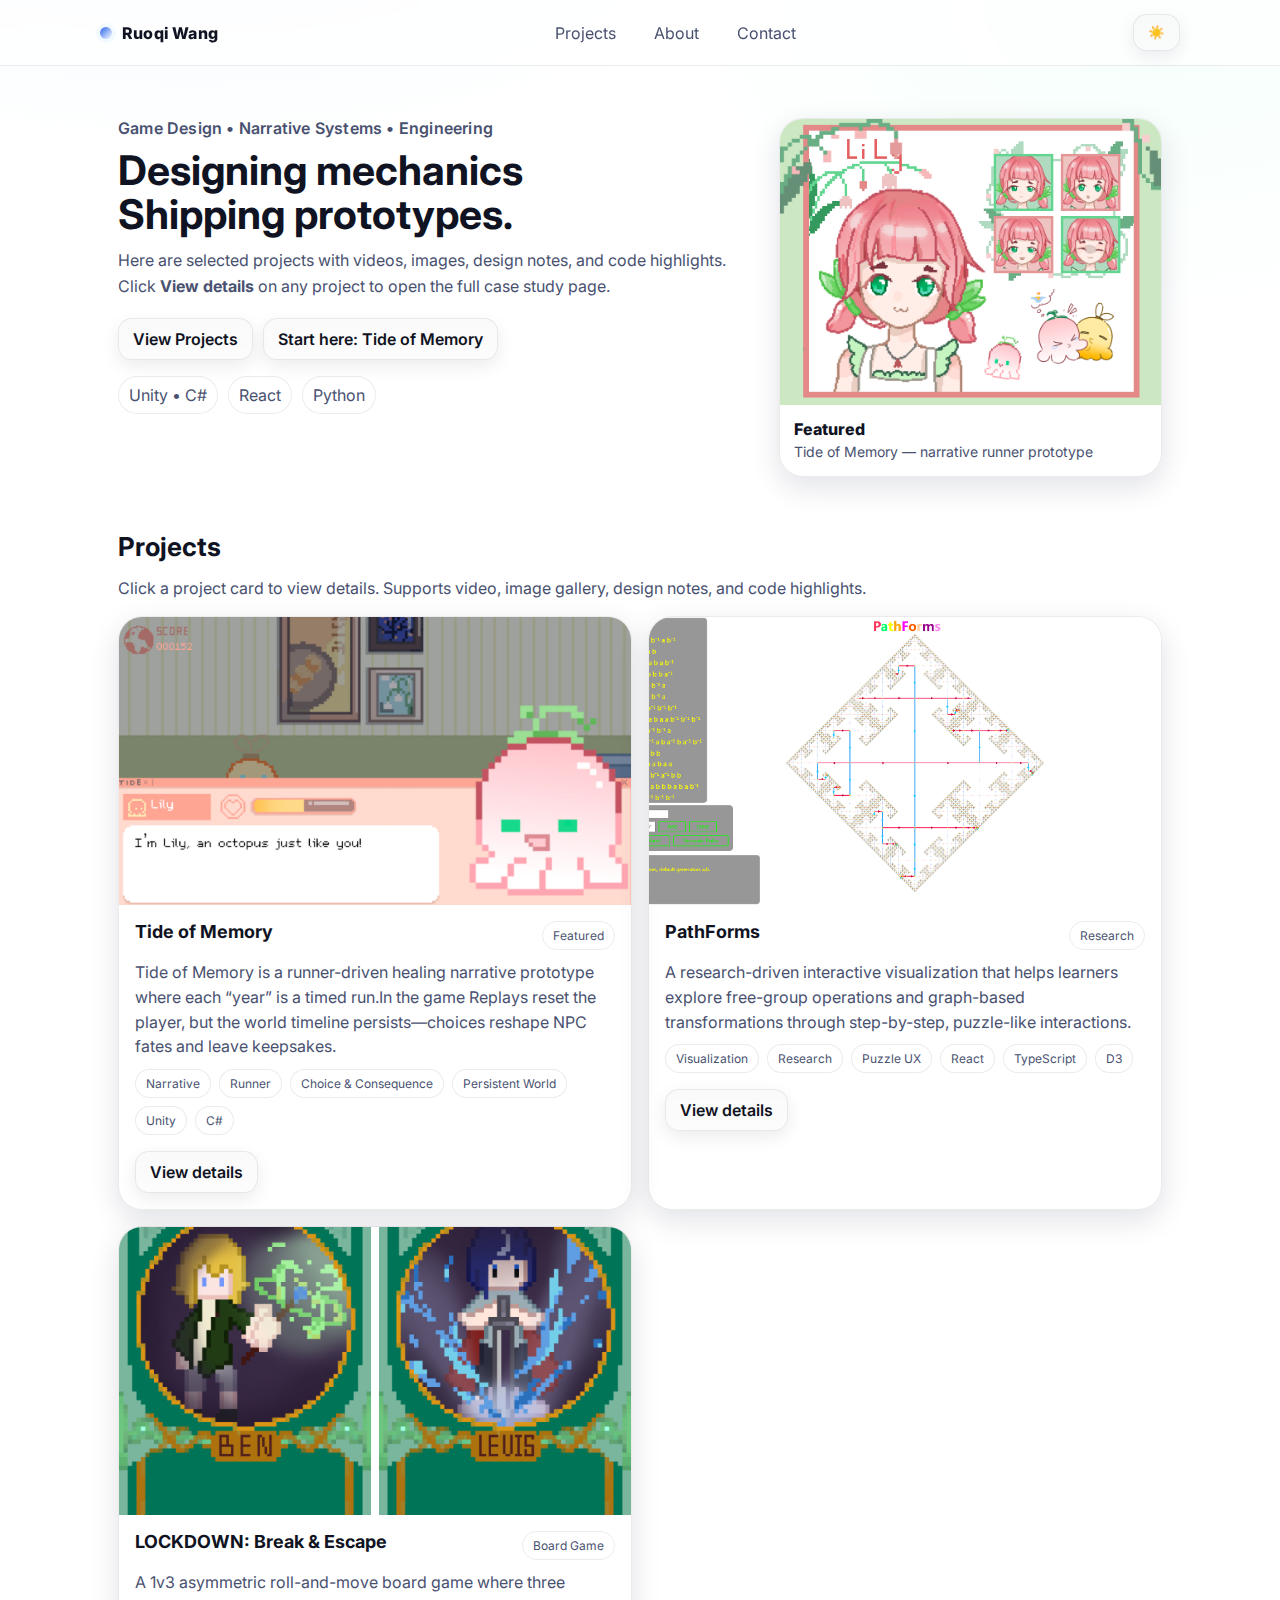
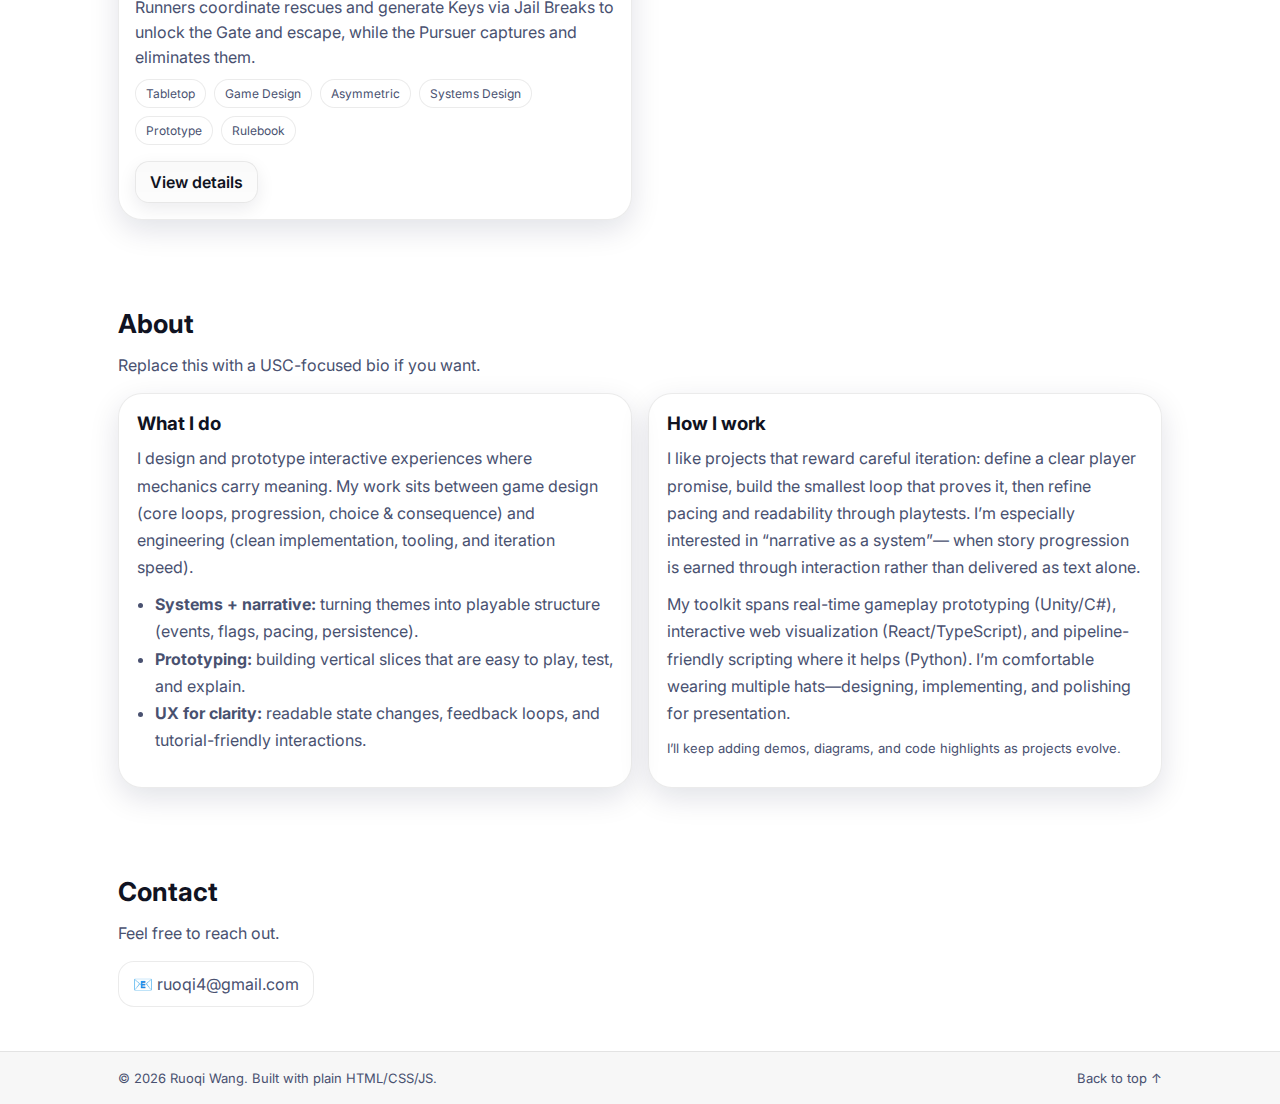
<file: index.html>
<!doctype html>
<html lang="en">
<head>
  <meta charset="utf-8" />
  <meta name="viewport" content="width=device-width, initial-scale=1" />
  <title>Ruoqi Wang | Portfolio</title>
  <meta name="description" content="Ruoqi Wang's portfolio: game design, narrative systems, engineering, and interactive projects."/>
  <meta property="og:title" content="Ruoqi Wang | Portfolio"/>
  <meta property="og:description" content="Game design, narrative systems, engineering, and interactive projects."/>
  <meta property="og:type" content="website"/>
  <meta property="og:image" content="assets/img/og-cover.svg"/>
  <link rel="icon" href="assets/img/favicon.svg" type="image/svg+xml">
  <link rel="preconnect" href="https://fonts.googleapis.com">
  <link rel="preconnect" href="https://fonts.gstatic.com" crossorigin>
  <link href="https://fonts.googleapis.com/css2?family=Inter:wght@400;600;800&display=swap" rel="stylesheet">
  <link rel="stylesheet" href="styles.css" />
</head>
<body>
  <a class="skip" href="#content">Skip to content</a>

  <header class="site-header">
    <div class="container header-inner">
      <div class="brand">
        <a href="index.html" class="brand-link" aria-label="Back to home">
          <span class="brand-dot"></span>
          <span class="brand-text">Ruoqi Wang</span>
        </a>
      </div>

      <nav class="nav" aria-label="Primary">
        <a href="#projects">Projects</a>
        <a href="#about">About</a>
        <a href="#contact">Contact</a>
      </nav>

      <div class="header-actions">
        <button class="btn ghost" id="themeToggle" type="button" aria-label="Toggle theme">🌙</button>
        <!-- Resume button removed -->
      </div>
    </div>
  </header>

  <main id="content">
    <section class="hero">
      <div class="container hero-inner">
        <div class="hero-copy">
          <p class="eyebrow">Game Design • Narrative Systems • Engineering</p>
          <h1>Designing mechanics   <br/> Shipping prototypes.</h1>
          <p class="lead">
            Here are selected projects with videos, images, design notes, and code highlights.
            Click <b>View details</b> on any project to open the full case study page.
          </p>

          <div class="hero-cta">
            <a class="btn" href="#projects">View Projects</a>
            <a class="btn ghost" href="project.html?id=four-years">Start here: Tide of Memory</a>
          </div>

          <div class="meta-row">
            <div class="meta-pill">Unity • C#</div>
            <div class="meta-pill">React</div>
            <div class="meta-pill">Python</div>
          </div>
        </div>

        <div class="hero-card" aria-label="Featured project">
          <img class="hero-img" src="assets/img/lily.png" alt="Portfolio cover (placeholder)" />
          <div class="hero-card-caption">
            <div class="caption-title">Featured</div>
            <div class="caption-sub">Tide of Memory — narrative runner prototype</div>
          </div>
        </div>
      </div>
    </section>

    <section class="section" id="projects">
      <div class="container">
        <div class="section-head">
          <h2>Projects</h2>
          <p class="muted">Click a project card to view details. Supports video, image gallery, design notes, and code highlights.</p>
        </div>

        <div id="projectGrid" class="grid" aria-live="polite"></div>
      </div>
    </section>

    <section class="section" id="about">
      <div class="container">
        <div class="section-head">
          <h2>About</h2>
          <p class="muted">Replace this with a USC-focused bio if you want.</p>
        </div>

        <div class="about">
          <div class="about-card">
            <h3>What I do</h3>
            <p>
              I design and prototype interactive experiences where mechanics carry meaning. My work sits between
              game design (core loops, progression, choice & consequence) and engineering (clean implementation,
              tooling, and iteration speed).
            </p>
            <ul>
              <li><b>Systems + narrative:</b> turning themes into playable structure (events, flags, pacing, persistence).</li>
              <li><b>Prototyping:</b> building vertical slices that are easy to play, test, and explain.</li>
              <li><b>UX for clarity:</b> readable state changes, feedback loops, and tutorial-friendly interactions.</li>
            </ul>
          </div>

          <div class="about-card">
            <h3>How I work</h3>
            <p>
              I like projects that reward careful iteration: define a clear player promise, build the smallest loop that proves it,
              then refine pacing and readability through playtests. I’m especially interested in “narrative as a system”—
              when story progression is earned through interaction rather than delivered as text alone.
            </p>
            <p>
              My toolkit spans real-time gameplay prototyping (Unity/C#), interactive web visualization (React/TypeScript),
              and pipeline-friendly scripting where it helps (Python). I’m comfortable wearing multiple hats—designing,
              implementing, and polishing for presentation.
            </p>
            <p class="muted small">
              I’ll keep adding demos, diagrams, and code highlights as projects evolve.
            </p>
          </div>
        </div>
      </div>
    </section>

    <section class="section" id="contact">
      <div class="container">
        <div class="section-head">
          <h2>Contact</h2>
          <p class="muted">Feel free to reach out.</p>
        </div>

        <div class="contact">
          <a class="contact-item" href="mailto:ruoqi4@illinois.edu">📧 ruoqi4@gmail.com</a>
        </div>
      </div>
    </section>

    <footer class="site-footer">
      <div class="container footer-inner">
        <div class="muted small">© <span id="year"></span> Ruoqi Wang. Built with plain HTML/CSS/JS.</div>
        <a class="muted small" href="#content">Back to top ↑</a>
      </div>
    </footer>
  </main>

  <script type="module" src="js/main.js?v=20251211"></script>
</body>
</html>
</file>
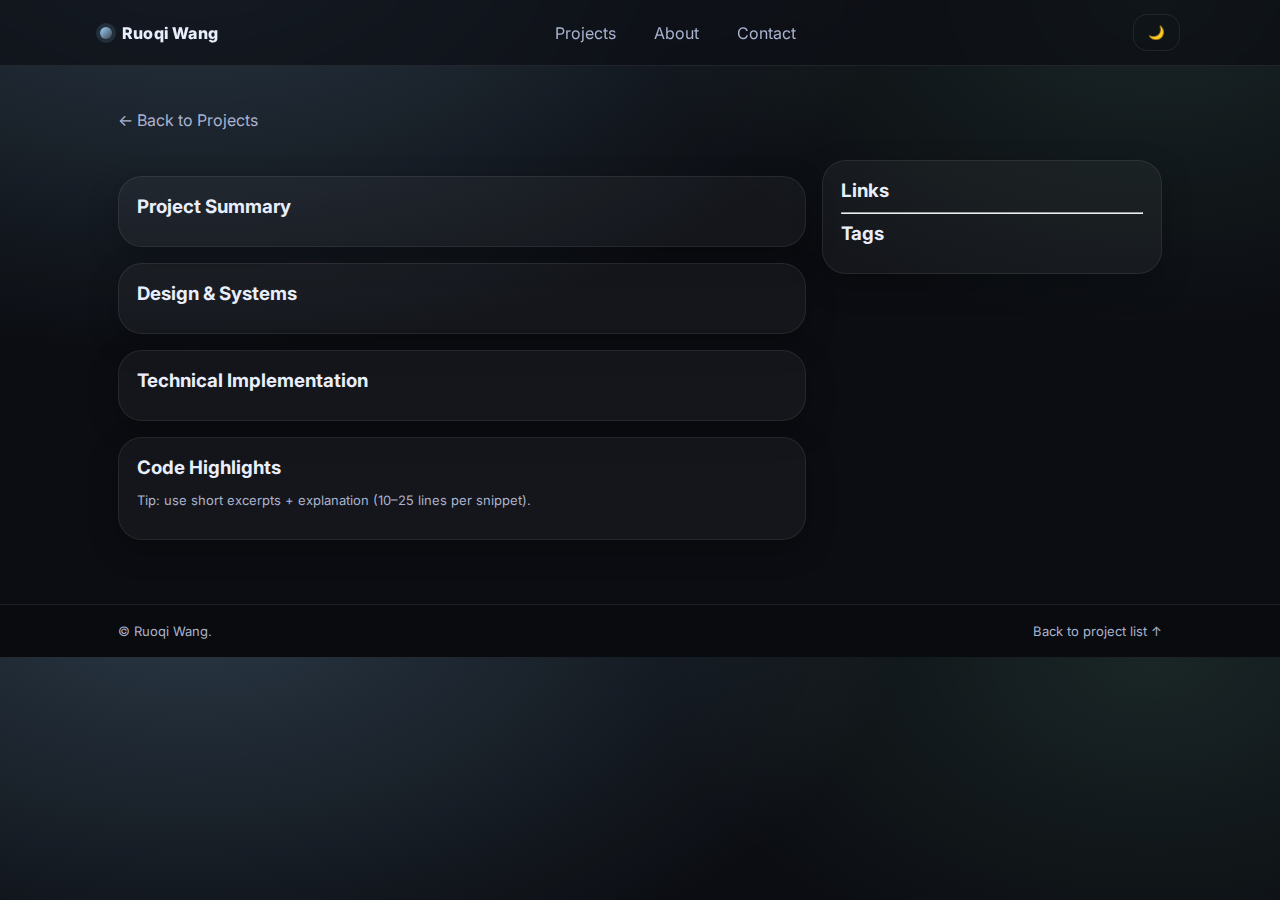
<file: project.html>
<!doctype html>
<html lang="en">
<head>
  <meta charset="utf-8" />
  <meta name="viewport" content="width=device-width, initial-scale=1" />
  <title>Project | Ruoqi Wang</title>
  <meta name="description" content="Project case study page: video, gallery, systems design, and code highlights."/>
  <link rel="icon" href="assets/img/favicon.svg" type="image/svg+xml">
  <link rel="preconnect" href="https://fonts.googleapis.com">
  <link rel="preconnect" href="https://fonts.gstatic.com" crossorigin>
  <link href="https://fonts.googleapis.com/css2?family=Inter:wght@400;600;800&display=swap" rel="stylesheet">
  <link rel="stylesheet" href="styles.css" />
</head>
<body>
  <header class="site-header">
    <div class="container header-inner">
      <div class="brand">
        <a href="index.html" class="brand-link" aria-label="Back to home">
          <span class="brand-dot"></span>
          <span class="brand-text">Ruoqi Wang</span>
        </a>
      </div>

      <nav class="nav" aria-label="Primary">
        <a href="index.html#projects">Projects</a>
        <a href="index.html#about">About</a>
        <a href="index.html#contact">Contact</a>
      </nav>

      <div class="header-actions">
        <button class="btn ghost" id="themeToggle" type="button" aria-label="Toggle theme">🌙</button>
        <!-- Resume button removed -->
      </div>
    </div>
  </header>

  <main id="content">
    <section class="section">
      <div class="container">
        <a class="back-link" href="index.html#projects">← Back to Projects</a>

        <div id="projectHeader" class="project-header"></div>

        <div class="project-layout">
          <div class="project-main">
            <div id="mediaBlock" class="media-block"></div>

            <div class="card">
              <h3>Project Summary</h3>
              <div id="summaryBlock"></div>
            </div>

            <div class="card">
              <h3>Design & Systems</h3>
              <div id="systemsBlock"></div>
            </div>

            <div class="card">
              <h3>Technical Implementation</h3>
              <div id="techBlock"></div>
            </div>

            <div class="card">
              <h3>Code Highlights</h3>
              <p class="muted small">Tip: use short excerpts + explanation (10–25 lines per snippet).</p>
              <div id="codeBlock"></div>
            </div>
          </div>

          <aside class="project-side">
            <div class="card sticky">
              <h3>Links</h3>
              <div id="linksBlock"></div>
              <hr/>
              <h3>Tags</h3>
              <div id="tagsBlock" class="tags"></div>
            </div>
          </aside>
        </div>

        <div class="spacer"></div>
      </div>
    </section>

    <footer class="site-footer">
      <div class="container footer-inner">
        <div class="muted small">© <span id="year"></span> Ruoqi Wang.</div>
        <a class="muted small" href="index.html#projects">Back to project list ↑</a>
      </div>
    </footer>
  </main>

  <dialog id="lightbox" class="lightbox">
    <button class="btn ghost lightbox-close" id="lightboxClose" type="button" aria-label="Close">✕</button>
    <img id="lightboxImg" alt="Preview image" />
    <p id="lightboxCaption" class="muted small"></p>
  </dialog>

  <script type="module" src="js/project.js"></script>
</body>
</html>
</file>
<file: styles.css>
/* ====== Base ====== */
:root{
  --bg: #0b0d12;
  --card: #121622;
  --text: #e9eefc;
  --muted: #aab3cf;
  --border: rgba(255,255,255,.08);
  --accent: #9ad3ff;
  --shadow: 0 10px 30px rgba(0,0,0,.25);
  --shadow2: 0 18px 44px rgba(0,0,0,.28);
  --radius: 18px;
  --radius2: 24px;
  --container: 1080px;
}

:root[data-theme="light"]{
  --bg: #ffffff;
  --card: #f6f7fb;
  --text: #101322;
  --muted: #495170;
  --border: rgba(0,0,0,.08);
  --accent: #2563eb;
  --shadow: 0 10px 30px rgba(10, 20, 60, .12);
  --shadow2: 0 18px 44px rgba(10, 20, 60, .14);
}

*{ box-sizing:border-box; }
html{ scroll-behavior:smooth; }
body{
  margin:0;
  font-family: Inter, system-ui, -apple-system, Segoe UI, Roboto, Helvetica, Arial, "Apple Color Emoji","Segoe UI Emoji";
  background: radial-gradient(1200px 700px at 15% -10%, rgba(154,211,255,.22), transparent 60%),
              radial-gradient(900px 600px at 90% 0%, rgba(158,255,213,.10), transparent 55%),
              var(--bg);
  color:var(--text);
}

a{ color:inherit; text-decoration:none; }
img{ max-width:100%; display:block; }
code, pre{ font-family: ui-monospace, SFMono-Regular, Menlo, Monaco, Consolas, "Liberation Mono", "Courier New", monospace; }

.container{
  max-width: var(--container);
  padding: 0 18px;
  margin: 0 auto;
}

main{
  display:block;
}

.skip{
  position:absolute;
  left:-999px;
  top:auto;
  width:1px;
  height:1px;
  overflow:hidden;
}
.skip:focus{
  left:18px;
  top:18px;
  width:auto;
  height:auto;
  padding:10px 12px;
  background: var(--card);
  border: 1px solid var(--border);
  border-radius: 12px;
  z-index: 9999;
}

/* ====== Header ====== */
.site-header{
  position: sticky;
  top:0;
  backdrop-filter: blur(10px);
  background: rgba(10,12,18,.65);
  border-bottom: 1px solid var(--border);
  z-index: 50;
}
:root[data-theme="light"] .site-header{
  background: rgba(255,255,255,.75);
}
.header-inner{
  display:flex;
  align-items:center;
  justify-content:space-between;
  padding: 14px 0;
  gap: 14px;
}
.brand-link{
  display:flex;
  align-items:center;
  gap:10px;
  font-weight:800;
  letter-spacing:.2px;
}
.brand-dot{
  width:12px; height:12px;
  border-radius: 999px;
  background: linear-gradient(135deg, var(--accent), rgba(255,255,255,.2));
  box-shadow: 0 0 0 4px rgba(154,211,255,.12);
}
.nav{
  display:flex;
  gap: 18px;
  color: var(--muted);
}
.nav a{
  padding: 8px 10px;
  border-radius: 12px;
}
.nav a:hover{
  background: rgba(255,255,255,.06);
  color: var(--text);
}
:root[data-theme="light"] .nav a:hover{
  background: rgba(0,0,0,.05);
}

.header-actions{
  display:flex;
  gap:10px;
  align-items:center;
}

.btn{
  display:inline-flex;
  align-items:center;
  justify-content:center;
  padding: 10px 14px;
  border-radius: 14px;
  border: 1px solid var(--border);
  background: linear-gradient(180deg, rgba(255,255,255,.08), rgba(255,255,255,.02));
  color: var(--text);
  box-shadow: 0 6px 18px rgba(0,0,0,.18);
  cursor:pointer;
  font-weight:600;
}
:root[data-theme="light"] .btn{
  background: linear-gradient(180deg, rgba(0,0,0,.02), rgba(0,0,0,.01));
  box-shadow: 0 6px 18px rgba(16,19,34,.08);
}
.btn:hover{ transform: translateY(-1px); }
.btn:active{ transform: translateY(0px); }
.btn.ghost{
  background: transparent;
  box-shadow:none;
}

/* ====== Hero ====== */
.hero{
  padding: 52px 0 10px;
}
.hero-inner{
  display:grid;
  grid-template-columns: 1.25fr .75fr;
  gap: 22px;
  align-items:stretch;
}
.eyebrow{
  color: var(--muted);
  font-weight:600;
  letter-spacing:.2px;
  margin:0 0 10px;
}
h1{
  font-size: clamp(28px, 3.2vw, 46px);
  line-height: 1.08;
  margin: 0 0 12px;
}
.lead{
  color: var(--muted);
  font-size: 16px;
  line-height: 1.6;
  margin: 0 0 18px;
}
.hero-cta{ display:flex; gap: 10px; flex-wrap:wrap; }
.meta-row{
  margin-top: 16px;
  display:flex;
  gap: 10px;
  flex-wrap:wrap;
}
.meta-pill{
  padding: 8px 10px;
  border: 1px solid var(--border);
  border-radius: 999px;
  color: var(--muted);
  background: rgba(255,255,255,.04);
}

.hero-card{
  border: 1px solid var(--border);
  border-radius: var(--radius2);
  background: rgba(255,255,255,.04);
  overflow:hidden;
  box-shadow: var(--shadow);
  display:flex;
  flex-direction:column;
}
.hero-img{
  aspect-ratio: 4 / 3;
  width:100%;
  object-fit:cover;
}
.hero-card-caption{
  padding: 14px 14px 16px;
}
.caption-title{
  font-weight:800;
  margin-bottom: 4px;
}
.caption-sub{
  color: var(--muted);
  font-size: 14px;
}

/* ====== Sections ====== */
.section{
  padding: 44px 0;
}
.section-head{
  margin-bottom: 18px;
}
.section-head h2{
  margin: 0 0 8px;
  font-size: 26px;
}
.muted{ color: var(--muted); }
.small{ font-size: 13px; }

/* ====== Project Grid ====== */
.grid{
  display:grid;
  grid-template-columns: repeat(12, 1fr);
  gap: 16px;
}
.project-card{
  grid-column: span 6;
  border: 1px solid var(--border);
  border-radius: var(--radius2);
  background: rgba(255,255,255,.04);
  overflow:hidden;
  box-shadow: var(--shadow);
  display:flex;
  flex-direction:column;
}
.project-thumb{
  aspect-ratio: 16/9;
  object-fit: cover;
  width:100%;
  background: rgba(255,255,255,.04);
}
.project-body{
  padding: 16px;
  display:flex;
  flex-direction:column;
  gap: 10px;
}
.project-title{
  display:flex;
  align-items:flex-start;
  justify-content:space-between;
  gap:10px;
}
.project-title h3{
  margin:0;
  font-size: 18px;
}
.badge{
  padding: 6px 10px;
  border-radius: 999px;
  border: 1px solid var(--border);
  color: var(--muted);
  font-size: 12px;
  white-space: nowrap;
}
.project-desc{ margin:0; color: var(--muted); line-height: 1.55; }
.tags{
  display:flex;
  flex-wrap:wrap;
  gap: 8px;
}
.tag{
  padding: 6px 10px;
  border-radius: 999px;
  border: 1px solid var(--border);
  background: rgba(255,255,255,.03);
  color: var(--muted);
  font-size: 12px;
}
.card-actions{
  display:flex;
  gap: 10px;
  margin-top: 6px;
}

/* ====== About & Contact ====== */
.about{
  display:grid;
  grid-template-columns: 1fr 1fr;
  gap: 16px;
}
.about-card{
  border:1px solid var(--border);
  border-radius: var(--radius2);
  background: rgba(255,255,255,.04);
  box-shadow: var(--shadow);
  padding: 18px;
}
.about-card h3{ margin:0 0 10px; }
.about-card ul{ margin:0; padding-left: 18px; color: var(--muted); line-height: 1.7; }
.about-card p{ color: var(--muted); line-height: 1.7; margin: 0 0 10px; }

.contact{
  display:flex;
  flex-wrap:wrap;
  gap: 10px;
}
.contact-item{
  padding: 12px 14px;
  border-radius: 16px;
  border:1px solid var(--border);
  background: rgba(255,255,255,.04);
  color: var(--muted);
}
.contact-item:hover{ color: var(--text); }

/* ====== Footer ====== */
.site-footer{
  border-top: 1px solid var(--border);
  padding: 18px 0;
  background: rgba(0,0,0,.12);
}
:root[data-theme="light"] .site-footer{
  background: rgba(0,0,0,.03);
}
.footer-inner{
  display:flex;
  align-items:center;
  justify-content:space-between;
}

/* ====== Project Page ====== */
.back-link{
  color: var(--muted);
  display:inline-block;
  margin-bottom: 14px;
}
.back-link:hover{ color: var(--text); }

.project-header{
  display:flex;
  gap: 16px;
  align-items:flex-start;
  justify-content:space-between;
  margin-bottom: 16px;
}
.project-header h1{
  font-size: 32px;
  margin:0 0 6px;
}
.project-kicker{
  color: var(--muted);
  margin:0;
}

.project-layout{
  display:grid;
  grid-template-columns: 1fr 340px;
  gap: 16px;
}

/* ✅ 给项目页整体更舒服的上/下留白（避免“顶格”） */
.project-layout,
.project-header,
.back-link{
  scroll-margin-top: 84px;
}

.project-main{
  display:flex;
  flex-direction:column;
  gap: 16px;
}

.project-side .sticky{
  position: sticky;
  top: 88px;
}

.card{
  border: 1px solid var(--border);
  border-radius: var(--radius2);
  background: rgba(255,255,255,.04);
  box-shadow: var(--shadow);
  padding: 18px;
}
.card h3{ margin:0 0 10px; }

.media-block{
  display:flex;
  flex-direction:column;
  gap: 12px;
}
.media-grid{
  display:grid;
  grid-template-columns: repeat(12, 1fr);
  gap: 10px;
}
.media-item{
  grid-column: span 6;
  border: 1px solid var(--border);
  border-radius: 16px;
  overflow:hidden;
  background: rgba(255,255,255,.03);
}
.media-item img{
  width:100%;
  height:100%;
  object-fit:cover;
  cursor:pointer;
}
.video-embed{
  border: 1px solid var(--border);
  border-radius: 16px;
  overflow:hidden;
  background: rgba(255,255,255,.03);
}
.video-embed iframe{
  width:100%;
  height: 360px;
  border:0;
}
.video-local{
  width:100%;
  border-radius: 16px;
  border: 1px solid var(--border);
  background: rgba(255,255,255,.03);
}

pre{
  margin: 0;
  padding: 12px;
  border-radius: 16px;
  border: 1px solid var(--border);
  background: rgba(0,0,0,.22);
  overflow:auto;
}
:root[data-theme="light"] pre{
  background: rgba(0,0,0,.06);
}

.hr{
  height:1px; background: var(--border); margin: 12px 0;
}
.spacer{ height: 20px; }

/* =========================================================
   ✅ PageBlocks Polish (让项目页“像作品集”，不再顶格/原生文本)
   ========================================================= */

/* 即使 pageBlocksRoot 被插到 container 外，也能自动居中并留白 */
#pageBlocksRoot{
  max-width: var(--container);
  margin: 0 auto;
  padding: 8px 18px 18px;
  display:flex;
  flex-direction:column;
  gap: 14px;
}

/* 每段 section 变成卡片块（跟你网站其他 card 一致） */
#pageBlocksRoot .project-section{
  border: 1px solid var(--border);
  border-radius: var(--radius2);
  background: rgba(255,255,255,.04);
  box-shadow: var(--shadow2);
  padding: 18px;
}

/* 第一个 section（Logline）更“开场”一点 */
#pageBlocksRoot .project-section:first-child{
  padding: 20px 20px 18px;
  background: linear-gradient(180deg, rgba(255,255,255,.06), rgba(255,255,255,.03));
}

/* 统一排版：标题/段落/列表 */
#pageBlocksRoot h2{
  margin: 0 0 10px;
  font-size: 22px;
  letter-spacing: .2px;
}
#pageBlocksRoot h3{
  margin: 14px 0 8px;
  font-size: 16px;
  letter-spacing: .15px;
}
#pageBlocksRoot p{
  margin: 0 0 10px;
  color: var(--muted);
  line-height: 1.75;
  font-size: 14.5px;
}
#pageBlocksRoot .project-section:first-child p{
  color: var(--text);
  font-size: 15px;
}
#pageBlocksRoot ul{
  margin: 0;
  padding-left: 18px;
  color: var(--muted);
  line-height: 1.75;
  font-size: 14.5px;
}
#pageBlocksRoot li + li{
  margin-top: 6px;
}

/* details 折叠块：更像 UI 组件 */
.details{
  border: 1px solid var(--border);
  border-radius: var(--radius2);
  background: rgba(255,255,255,.04);
  box-shadow: var(--shadow);
  padding: 8px 12px;
}
.details > summary{
  cursor:pointer;
  list-style: none;
  font-weight: 800;
  color: var(--text);
  padding: 10px 6px;
  border-radius: 14px;
}
.details > summary:hover{
  background: rgba(255,255,255,.05);
}
.details > summary::-webkit-details-marker{ display:none; }
.details > summary::after{
  content: "▾";
  float:right;
  color: var(--muted);
  transform: translateY(1px);
}
.details[open] > summary::after{
  content: "▴";
}
.details-body{
  padding: 8px 6px 10px;
}

/* code highlight 更舒服 */
#pageBlocksRoot .code-sample{
  margin-top: 12px;
}
#pageBlocksRoot .code-sample h4{
  margin: 0 0 8px;
  font-size: 14px;
}
#pageBlocksRoot .code-sample pre{
  margin-top: 10px;
}

/* ====== Lightbox ====== */
.lightbox{
  width: min(980px, 92vw);
  border: 1px solid var(--border);
  border-radius: 18px;
  background: var(--card);
  color: var(--text);
  padding: 14px;
}
.lightbox::backdrop{
  background: rgba(0,0,0,.65);
}
.lightbox img{
  width: 100%;
  border-radius: 14px;
  border: 1px solid var(--border);
  max-height: 70vh;
  object-fit: contain;
  background: rgba(255,255,255,.02);
}
.lightbox-close{
  position:absolute;
  top: 10px;
  right: 10px;
}

/* ====== Responsive ====== */
@media (max-width: 920px){
  .hero-inner{ grid-template-columns: 1fr; }
  .project-layout{ grid-template-columns: 1fr; }
  .project-side .sticky{ position: relative; top: 0; }
}
@media (max-width: 700px){
  .nav{ display:none; }
  .project-card{ grid-column: span 12; }
  .about{ grid-template-columns: 1fr; }
  .media-item{ grid-column: span 12; }
  .video-embed iframe{ height: 240px; }
}

.pb-figure{
  margin: 12px 0 6px;
}
.pb-figure img{
  width: 100%;
  border-radius: 16px;
  border: 1px solid var(--border);
  background: rgba(255,255,255,.03);
  box-shadow: var(--shadow);
}
.pb-figure figcaption{
  margin-top: 8px;
}
</file>
